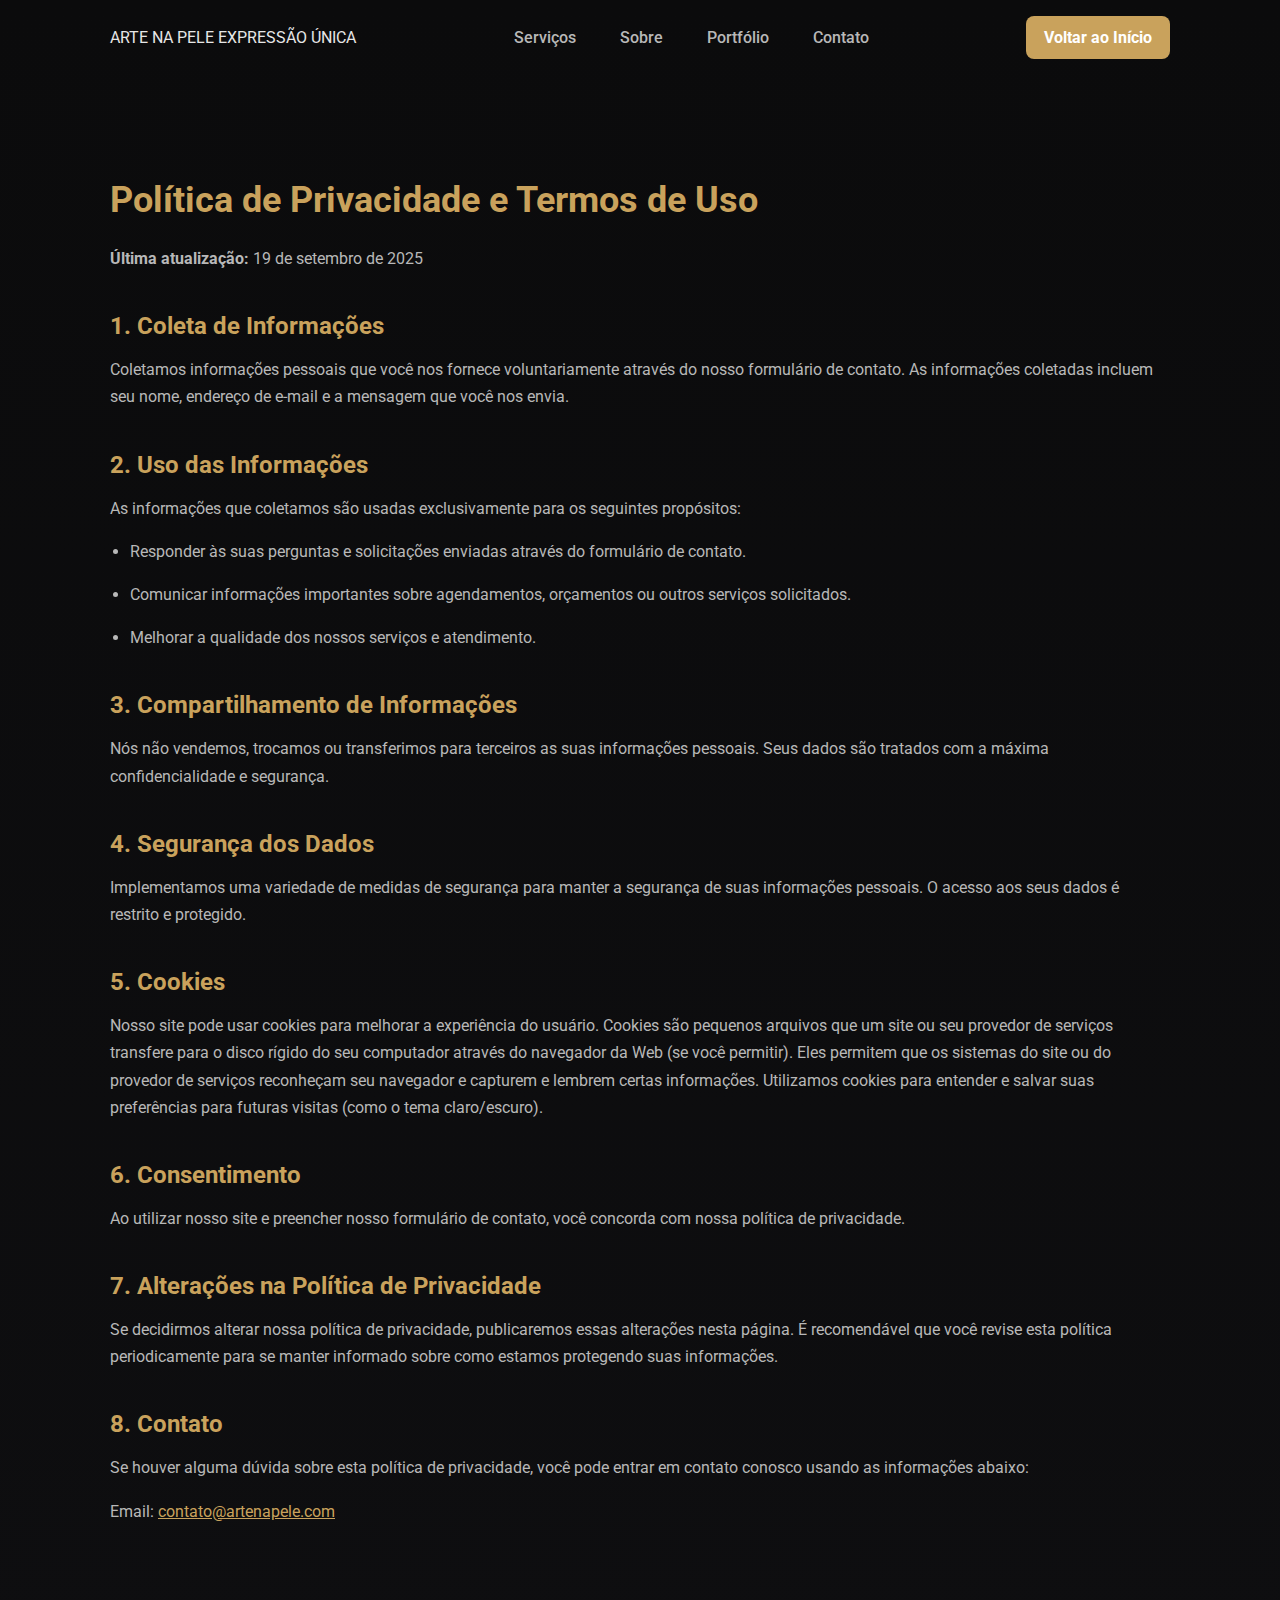
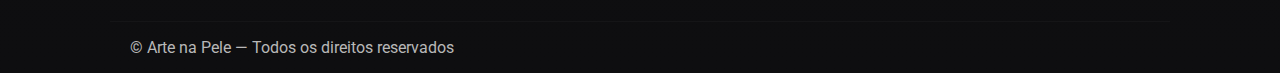
<file: politica-de-privacidade.html>
<!doctype html>
<html lang="pt-BR" data-theme="dark">

<head>
    <meta charset="utf-8" />
    <meta name="viewport" content="width=device-width,initial-scale=1" />
    <title>Política de Privacidade — Arte na Pele</title>

    <!-- Favicon e ícones -->
    <link rel="icon" href="images/logo.png" type="image/png">

    <!-- Meta tags -->
    <meta name="robots" content="noindex, nofollow">

    <link
        href="https://fonts.googleapis.com/css2?family=Playfair+Display:wght@700&family=Roboto:wght@300;400;700&display=swap"
        rel="stylesheet">
    <link rel="stylesheet" href="style.css">
    <style>
        /* Estilos específicos para a página de política */
        .policy-content {
            padding: 80px 0;
            color: var(--muted);
        }

        .policy-content h1 {
            color: var(--accent);
            font-size: 36px;
            margin-bottom: 24px;
        }

        .policy-content h2 {
            color: var(--accent);
            font-size: 24px;
            margin-top: 40px;
            margin-bottom: 16px;
        }

        .policy-content p,
        .policy-content li {
            line-height: 1.7;
            margin-bottom: 16px;
        }

        .policy-content ul {
            padding-left: 20px;
        }

        .policy-content a {
            color: var(--accent);
            text-decoration: underline;
        }
    </style>
</head>

<body>
    <div class="container">
        <header>
            <div class="brand">
                <a href="/" class="brand-link">
                    <span class="brand-title">ARTE NA PELE</span>
                    <span class="brand-subtitle">EXPRESSÃO ÚNICA</span>
                </a>
            </div>
            <nav>
                <a href="index.html#servicos">Serviços</a>
                <a href="index.html#sobre">Sobre</a>
                <a href="index.html#portfolio">Portfólio</a>
                <a href="index.html#contato">Contato</a>
            </nav>
            <div class="header-controls">
                <a class="btn" href="index.html">Voltar ao Início</a>
            </div>
        </header>

        <main>
            <section class="policy-content">
                <h1>Política de Privacidade e Termos de Uso</h1>
                <p><strong>Última atualização:</strong> 19 de setembro de 2025</p>

                <h2>1. Coleta de Informações</h2>
                <p>Coletamos informações pessoais que você nos fornece voluntariamente através do nosso formulário de
                    contato. As informações coletadas incluem seu nome, endereço de e-mail e a mensagem que você nos
                    envia.</p>

                <h2>2. Uso das Informações</h2>
                <p>As informações que coletamos são usadas exclusivamente para os seguintes propósitos:</p>
                <ul>
                    <li>Responder às suas perguntas e solicitações enviadas através do formulário de contato.</li>
                    <li>Comunicar informações importantes sobre agendamentos, orçamentos ou outros serviços
                        solicitados.</li>
                    <li>Melhorar a qualidade dos nossos serviços e atendimento.</li>
                </ul>

                <h2>3. Compartilhamento de Informações</h2>
                <p>Nós não vendemos, trocamos ou transferimos para terceiros as suas informações pessoais. Seus dados
                    são tratados com a máxima confidencialidade e segurança.</p>

                <h2>4. Segurança dos Dados</h2>
                <p>Implementamos uma variedade de medidas de segurança para manter a segurança de suas informações
                    pessoais. O acesso aos seus dados é restrito e protegido.</p>

                <h2>5. Cookies</h2>
                <p>Nosso site pode usar cookies para melhorar a experiência do usuário. Cookies são pequenos arquivos
                    que um site ou seu provedor de serviços transfere para o disco rígido do seu computador através do
                    navegador da Web (se você permitir). Eles permitem que os sistemas do site ou do provedor de
                    serviços reconheçam seu navegador e capturem e lembrem certas informações. Utilizamos cookies para
                    entender e salvar suas preferências para futuras visitas (como o tema claro/escuro).</p>

                <h2>6. Consentimento</h2>
                <p>Ao utilizar nosso site e preencher nosso formulário de contato, você concorda com nossa política de
                    privacidade.</p>

                <h2>7. Alterações na Política de Privacidade</h2>
                <p>Se decidirmos alterar nossa política de privacidade, publicaremos essas alterações nesta página. É
                    recomendável que você revise esta política periodicamente para se manter informado sobre como
                    estamos protegendo suas informações.</p>

                <h2>8. Contato</h2>
                <p>Se houver alguma dúvida sobre esta política de privacidade, você pode entrar em contato conosco
                    usando as informações abaixo:</p>
                <p>Email: <a href="mailto:contato@artenapele.com">contato@artenapele.com</a></p>

            </section>
        </main>

        <footer class="container">
            <div class="footer-content">
                <p>© Arte na Pele — Todos os direitos reservados</p>
            </div>
        </footer>
    </div>

    <script src="scripts/main.js" type="module" defer></script>
</body>

</html>
</file>
<file: style.css>
/* style.css para Arte na Pele — Estúdio de Tatuagem */
:root {
    --bg: #181818;
    --card: #222224;
    --accent: #c9a25c;
    --muted: #b8b8b8;
    --glass: rgba(255, 255, 255, 0.04);
    --maxw: 1100px;
    color-scheme: dark;
}

* {
    box-sizing: border-box;
}

body {
    margin: 0;
    font-family: Roboto, system-ui, -apple-system, Segoe UI, Roboto, 'Helvetica Neue', Arial;
    color: #e6e6e6;
    background: linear-gradient(180deg, #0b0b0c 0%, #0e0e10 100%);
    -webkit-font-smoothing: antialiased;
}

a {
    color: inherit;
    text-decoration: none;
}

.container {
    max-width: var(--maxw);
    margin: 0 auto;
    padding: 0 20px;
}

header {
    display: flex;
    align-items: center;
    justify-content: space-between;
    padding: 20px 0;
}

.brand {
    display: flex;
    gap: 14px;
    align-items: center;
    overflow: visible;
}

.logo {
    width: 72px;
    height: 72px;
    border-radius: 10px;
    background: #fffbe6;
    box-shadow: 0 2px 12px rgba(0, 0, 0, 0.3);
    object-fit: contain;
    display: block;
    border: 2px solid red;
}

nav {
    display: flex;
    gap: 24px;
    align-items: center;
}

nav a {
    padding: 8px 10px;
    border-radius: 6px;
    color: var(--muted);
    font-weight: 500;
}

nav a.cta {
    background: var(--accent);
    color: white;
    padding: 10px 14px;
}

.mobile-toggle {
    display: none;
    background: transparent;
    border: 0;
    color: var(--muted);
}

.hero {
    display: grid;
    grid-template-columns: 1fr 420px;
    gap: 32px;
    align-items: center;
    padding: 40px 0;
}

.hero-left h1 {
    font-family: Playfair Display, serif;
    font-size: 44px;
    margin: 0 0 12px;
}

.hero-left p {
    color: var(--muted);
    line-height: 1.6;
    margin: 0 0 18px;
}

.hero-cta {
    display: flex;
    gap: 12px;
}

.btn {
    background: var(--accent);
    color: white;
    padding: 12px 18px;
    border-radius: 8px;
    border: 0;
    font-weight: 700;
    transition: all 0.2s ease;
}

.btn.outline {
    background: transparent;
    border: 1px solid rgba(255, 255, 255, 0.06);
    color: var(--muted);
    transition: all 0.2s ease;
}

.btn:hover,
.btn.outline:hover {
    filter: brightness(1.08);
    box-shadow: 0 2px 12px rgba(201, 162, 92, 0.18);
}

a:hover {
    color: var(--accent);
    filter: brightness(1.15);
}

.card {
    background: var(--card);
    padding: 22px;
    border-radius: 12px;
    box-shadow: 0 6px 30px rgba(0, 0, 0, 0.6);
}

.studio-info {
    display: flex;
    flex-direction: column;
    gap: 12px;
}

.studio-info h3 {
    margin: 0;
}

.stats {
    display: flex;
    gap: 12px;
}

.stat {
    background: var(--glass);
    padding: 10px;
    border-radius: 8px;
    color: var(--muted);
    font-weight: 600;
}

section {
    padding: 48px 0;
}

h2.section-title {
    font-family: Playfair Display, serif;
    margin: 0 0 18px;
    font-size: 28px;
}

.services {
    display: grid;
    grid-template-columns: repeat(3, 1fr);
    gap: 16px;
}

.service {
    background: linear-gradient(180deg, rgba(255, 255, 255, 0.02), transparent);
    padding: 18px;
    border-radius: 10px;
}

.service h4 {
    margin: 8px 0 6px;
}

.service p {
    margin: 0;
    color: var(--muted);
    font-size: 14px;
}

/* Grid do Portfólio */
.gallery {
    display: grid;
    grid-template-columns: repeat(4, 1fr);
    gap: 10px;
}

.gallery img {
    width: 100%;
    height: 160px;
    object-fit: cover;
    border-radius: 8px;
    cursor: pointer;
    display: block;
    transition: transform 0.2s ease;
}

.gallery img:hover {
    transform: scale(1.02);
}

/* Modal com Carrossel */
.modal-carousel {
    position: relative;
    width: 100%;
    max-width: 90vw;
    max-height: 90vh;
    display: flex;
    flex-direction: column;
    align-items: center;
}

.modal-carousel-container {
    position: relative;
    width: 100%;
    max-width: 800px;
    overflow: hidden;
    border-radius: 12px;
    background: #1a1a1a;
    box-shadow: 0 10px 40px rgba(0, 0, 0, 0.8);
}

.modal-carousel-track {
    display: flex;
    transition: transform 0.3s ease-in-out;
    touch-action: pan-y;
}

.modal-carousel-slide {
    min-width: 100%;
    flex-shrink: 0;
}

.modal-carousel-slide img {
    width: 100%;
    height: 70vh;
    max-height: 600px;
    object-fit: contain;
    display: block;
    border-radius: 12px;
}

/* Botões de navegação do modal */
.modal-carousel-btn {
    position: absolute;
    top: 50%;
    transform: translateY(-50%);
    background: rgba(0, 0, 0, 0.8);
    border: none;
    color: white;
    width: 50px;
    height: 50px;
    border-radius: 50%;
    cursor: pointer;
    display: flex;
    align-items: center;
    justify-content: center;
    transition: all 0.2s ease;
    z-index: 10;
    backdrop-filter: blur(10px);
}

.modal-carousel-btn:hover {
    background: rgba(201, 162, 92, 0.9);
    transform: translateY(-50%) scale(1.1);
}

.modal-carousel-prev {
    left: 20px;
}

.modal-carousel-next {
    right: 20px;
}

/* Indicadores do modal */
.modal-carousel-indicators {
    display: flex;
    justify-content: center;
    gap: 10px;
    margin-top: 20px;
}

.modal-indicator {
    width: 14px;
    height: 14px;
    border-radius: 50%;
    border: none;
    background: rgba(255, 255, 255, 0.4);
    cursor: pointer;
    transition: all 0.2s ease;
}

.modal-indicator.active {
    background: var(--accent);
    transform: scale(1.2);
}

.modal-indicator:hover {
    background: var(--accent);
    opacity: 0.8;
}

/* Responsividade do modal */
@media (max-width: 700px) {
    .modal-carousel-slide img {
        height: 60vh;
        max-height: 400px;
        object-fit: contain;
    }

    .modal-carousel-btn {
        width: 40px;
        height: 40px;
    }

    .modal-carousel-prev {
        left: 15px;
    }

    .modal-carousel-next {
        right: 15px;
    }

    .modal-carousel-indicators {
        margin-top: 15px;
    }

    .modal-indicator {
        width: 12px;
        height: 12px;
    }
}

@media (max-width: 400px) {
    .modal-carousel-slide img {
        height: 50vh;
        max-height: 300px;
        object-fit: contain;
    }

    .modal-carousel-btn {
        width: 35px;
        height: 35px;
    }

    .modal-carousel-prev {
        left: 10px;
    }

    .modal-carousel-next {
        right: 10px;
    }
}

.cta-banner {
    display: flex;
    align-items: center;
    justify-content: space-between;
    padding: 22px;
    border-radius: 12px;
    background: linear-gradient(90deg, rgba(230, 57, 70, 0.12), rgba(230, 57, 70, 0.02));
    gap: 18px;
}

form {
    display: grid;
    gap: 12px;
}

input,
select,
textarea {
    width: 100%;
    padding: 10px;
    border-radius: 8px;
    border: 1px solid rgba(255, 255, 255, 0.06);
    background: transparent;
    color: inherit;
}

textarea {
    min-height: 120px;
    resize: vertical;
}

footer {
    padding: 36px 0;
    color: var(--muted);
    border-top: 1px solid rgba(255, 255, 255, 0.03);
}

/* Ícones de redes sociais */
.social-icons {
    display: flex;
    align-items: center;
    gap: 14px;
    margin-top: 8px;
    z-index: 10;
    position: relative;
}

.social-icons a {
    color: var(--accent);
    transition: filter 0.2s;
}

.social-icons a:hover {
    filter: brightness(1.2);
}

@media (max-width: 900px) {
    .social-icons {
        justify-content: center;
        margin-bottom: 12px;
        z-index: 1003;
        position: relative;
    }
}

/* FAQ */
.faq-list {
    display: grid;
    grid-template-columns: repeat(auto-fit, minmax(280px, 1fr));
    gap: 18px;
    margin-bottom: 32px;
}

.faq-item {
    background: var(--card);
    border-radius: 12px;
    box-shadow: 0 4px 18px rgba(0, 0, 0, 0.18);
    overflow: hidden;
    transition: all 0.3s ease;
}

.faq-question {
    width: 100%;
    background: transparent;
    border: none;
    padding: 22px;
    display: flex;
    justify-content: space-between;
    align-items: center;
    cursor: pointer;
    transition: all 0.2s ease;
    text-align: left;
}

.faq-question:hover {
    background: rgba(201, 162, 92, 0.05);
}

.faq-question h4 {
    margin: 0;
    color: var(--accent);
    font-size: 18px;
    font-weight: 600;
    flex: 1;
}

.faq-icon {
    font-size: 24px;
    color: var(--accent);
    font-weight: bold;
    transition: transform 0.3s ease;
    margin-left: 16px;
}

.faq-question.active .faq-icon {
    transform: rotate(45deg);
}

.faq-answer {
    max-height: 0;
    overflow: hidden;
    transition: max-height 0.3s ease, padding 0.3s ease;
    background: rgba(0, 0, 0, 0.1);
}

.faq-answer.open {
    max-height: 200px;
    padding: 0 22px 22px 22px;
}

.faq-answer p {
    margin: 0;
    color: var(--muted);
    font-size: 15px;
    line-height: 1.6;
}

@media (max-width: 700px) {
    .faq-list {
        grid-template-columns: 1fr;
        gap: 10px;
    }

    .faq-question {
        padding: 18px;
    }

    .faq-answer.open {
        padding: 0 18px 18px 18px;
    }
}

/* responsive */
@media (max-width:980px) {
    .hero {
        grid-template-columns: 1fr;
    }

    .gallery {
        grid-template-columns: repeat(2, 1fr);
    }

    nav {
        display: none;
    }

    .mobile-toggle {
        display: block;
    }
}

@media (max-width: 700px) {
    .container {
        padding: 0 8px;
    }

    header {
        flex-direction: column;
        align-items: flex-start;
        gap: 10px;
        padding: 16px 0;
    }

    .brand {
        flex-direction: row;
        gap: 8px;
    }

    .logo {
        width: 56px;
        height: 56px;
    }

    .hero {
        grid-template-columns: 1fr;
        gap: 18px;
        padding: 24px 0;
    }

    .hero-left h1 {
        font-size: 28px;
    }

    .gallery {
        grid-template-columns: 1fr;
        gap: 8px;
    }

    .gallery img {
        height: 120px;
    }

    .services {
        grid-template-columns: 1fr;
        gap: 10px;
    }

    .card {
        padding: 14px;
    }

    .cta-banner {
        flex-direction: column;
        gap: 10px;
        padding: 14px;
    }

    .depoimentos {
        grid-template-columns: 1fr;
        gap: 10px;
    }

    footer.container {
        flex-direction: column;
        gap: 8px;
        padding: 18px 0;
    }
}

@media (max-width: 400px) {
    .hero-left h1 {
        font-size: 20px;
    }

    .gallery img {
        height: 80px;
    }

    .card {
        padding: 8px;
    }
}

/* modal gallery */
.modal {
    position: fixed;
    inset: 0;
    background: rgba(0, 0, 0, 0.85);
    display: flex;
    align-items: center;
    justify-content: center;
    padding: 20px;
    z-index: 60;
    visibility: hidden;
    opacity: 0;
    transition: opacity .18s ease, visibility .18s;
}

.modal.open {
    visibility: visible;
    opacity: 1;
}

.modal img {
    max-width: 90%;
    max-height: 80%;
    border-radius: 8px;
    box-shadow: 0 10px 40px rgba(0, 0, 0, 0.6);
}

.modal .close {
    position: absolute;
    top: 18px;
    right: 18px;
    background: transparent;
    color: #fff;
    border: 0;
    font-size: 28px;
}

/* Espaçamento extra para localização */
.card h4 {
    margin-bottom: 8px;
}

.card .localizacao-endereco {
    margin-bottom: 18px;
    display: block;
}

.card .localizacao-btn {
    margin-top: 0;
}

/* Espaçamento entre cards do aside */
aside>.card+.card {
    margin-top: 18px;
}

@media (max-width: 700px) {
    aside>.card+.card {
        margin-top: 14px;
    }
}

/* menu overlay */
.menu-overlay {
    position: fixed;
    inset: 0;
    background: rgba(0, 0, 0, 0.65);
    /* fundo escuro original */
    z-index: 1000;
    transition: opacity 0.2s;
    opacity: 1;
    pointer-events: auto;
}

.menu-overlay[style*="display: none"] {
    opacity: 0;
    pointer-events: none;
}

@media (max-width: 900px) {
    nav {
        display: none;
        position: fixed;
        top: 50%;
        left: 50%;
        transform: translate(-50%, -50%);
        flex-direction: column;
        background: #181818;
        /* cor sólida escura original */
        border-radius: 18px;
        box-shadow: 0 8px 32px rgba(0, 0, 0, 0.32);
        /* sombra original */
        border: none;
        /* remove borda clara */
        padding: 38px 32px;
        z-index: 1001;
        min-width: 220px;
        gap: 28px;
        filter: none;
    }

    nav.nav-open {
        display: flex;
    }

    .mobile-toggle {
        display: block;
        position: absolute;
        right: 18px;
        top: 18px;
        z-index: 1002;
        background: none;
        border: none;
        font-size: 2.2rem;
        color: var(--accent);
        cursor: pointer;
    }
}
</file>
